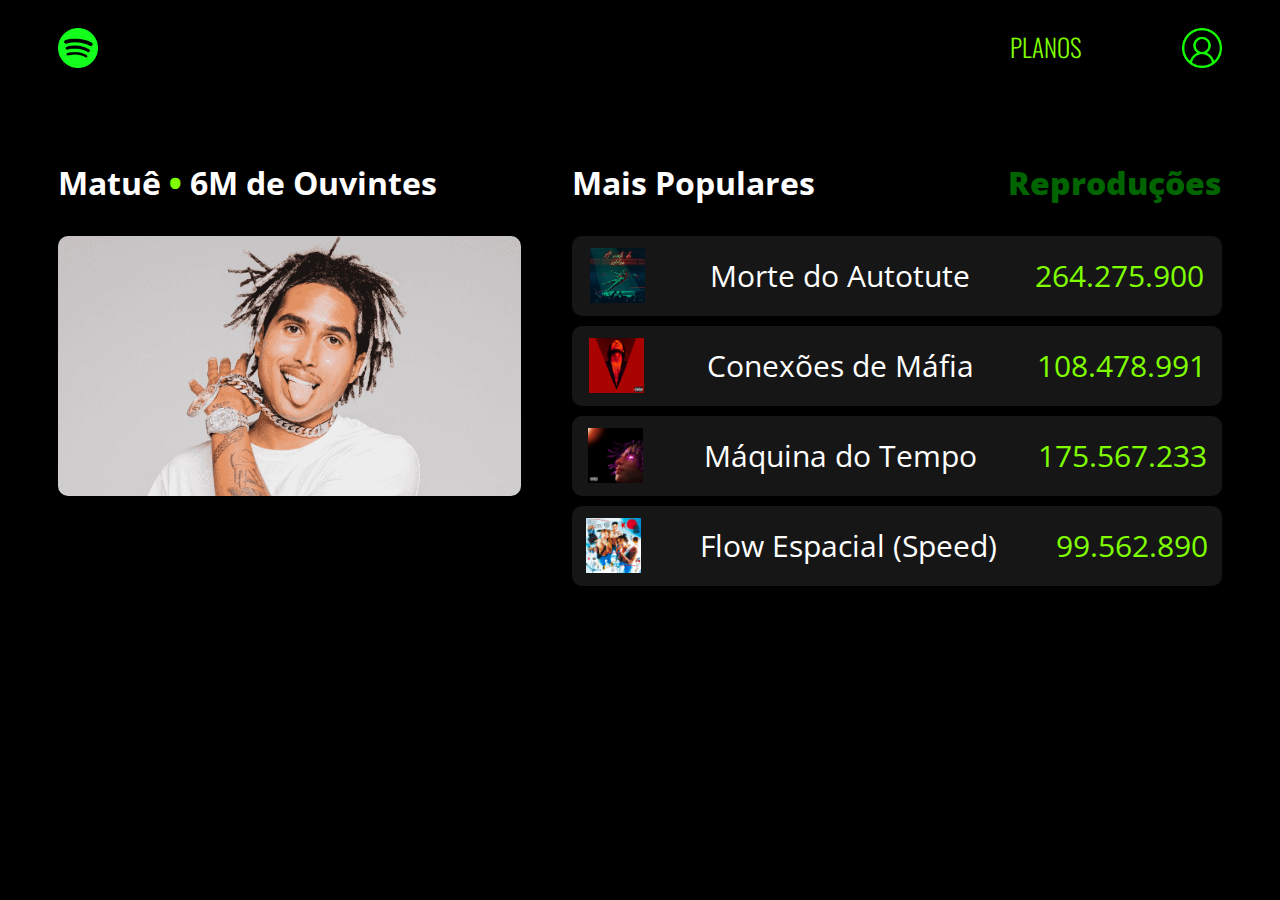
<file: index.html>
<!DOCTYPE html>
<html lang="pt-br">
<head>
    <meta charset="UTF-8">
    <meta name="viewport" content="width=device-width, initial-scale=1.0">
    <title>Spotify HOME</title>
    <link rel="stylesheet" href="./styles/style.css">
</head>
<body>
    <header class="cabecalho">
        <a href="index.html"><img class="icone__perfil" src="./img/logospotify.png" alt="LOGO SPOTIFY"></a>
        <div class="links">
            <a class="cabecalho__link" href="planos.html">PLANOS</a>
            <a class="cabecalho__link" href="perfil.html"><img class="icone__perfil" src="./img/iconeperfil (2).png" alt="PERFIL"></a>
        </div>
    </header>
    <main class="conteudo">
        <div class="info">
            <h1 class="titulo__matue">Matuê <strong class="titulo__destaque">•</strong> 6M de Ouvintes</h1>
            <img class="img" src="./img/matue.webp" alt="FOTO MATUE">
        </div>
        <div class="musicas">
            <h1 class="titulo__musicas">Mais Populares <strong class="titulo__destaque2">Reproduções</strong></h1>
            
            <a class="musicas__conteudo mortedotune"><img class="capa__musica" src="./img/mortedotune.webp" alt="morte do autotune"><strong class="nome__musica">Morte do Autotute</strong> 264.275.900</a>
            
            <a class="musicas__conteudo conexoes"><img class="capa__musica" src="./img/conexoes.webp" alt="conexoes"> <strong class="nome__musica">Conexões de Máfia</strong> 108.478.991</a>
            
            <a class="musicas__conteudo maquina"><img class="capa__musica" src="./img/maquinadotempo.webp" alt="maquina"><strong class="nome__musica">Máquina do Tempo</strong> 175.567.233</a>

            <a class="musicas__conteudo flow"><img class="capa__musica" src="./img/flowespacial.jpg_large" alt="kennyg"><strong class="nome__musica">Flow Espacial (Speed)</strong> 99.562.890</a>
        </div>

            <audio src="sounds/A Morte do AutoTune.mp3" class="musica mortedotune"></audio>
            <audio src="sounds/Conexões de Máfia.mp3 " class="musica conexoes"></audio>
            <audio src="sounds/Maquina do Tempo.mp3" class="musica maquina"></audio>
            <audio src="sounds/Flow Espacial.mp3" class="musica flow"></audio>
        
        <script src="app.js"></script>
    </main>
</body>
</html>
</file>
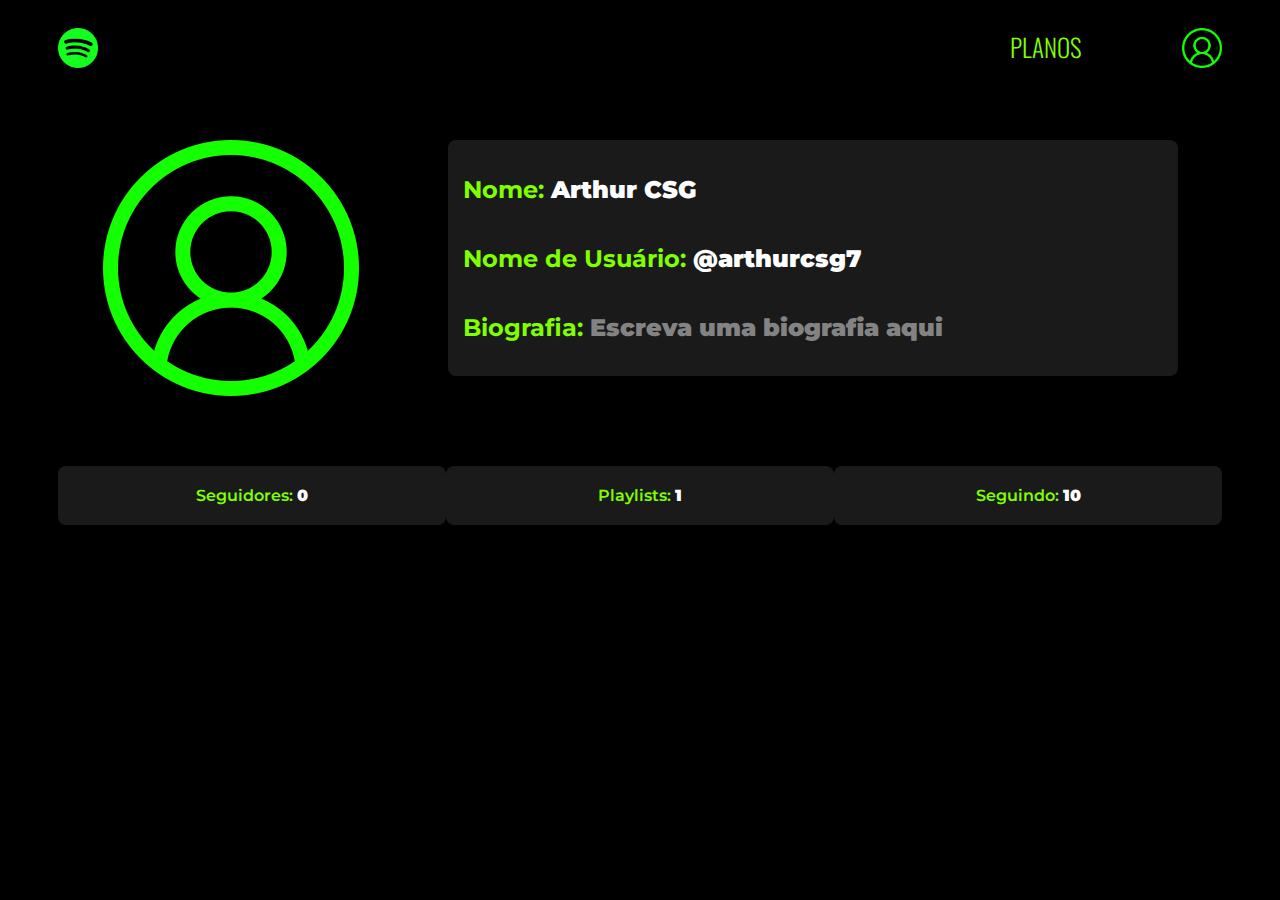
<file: perfil.html>
<!DOCTYPE html>
<html lang="pt-br">
<head>
    <meta charset="UTF-8">
    <meta name="viewport" content="width=device-width, initial-scale=1.0">
    <title>Spotify PERFIL</title>
    <link rel="stylesheet" href="./styles/style.css">
</head>
<body>
    <header class="cabecalho">
        <a href="index.html"><img class="icone__perfil" src="./img/logospotify.png" alt="LOGO SPOTIFY"></a>
        <div class="links">
            <a class="cabecalho__link" href="planos.html">PLANOS</a>
            <a class="cabecalho__link" href="perfil.html"><img class="icone__perfil" src="./img/iconeperfil (2).png" alt="PERFIL"></a>
        </div>
    </header>

    <main class="conteudo__perfil">
        <section class="conteudo__alterar">
            <img class="img__perfil" src="./img/iconeperfil (2).png" alt="FOTO ÍCONE">
            <div class="textos__perfil__">
                <h2 class="texto__perfil">Nome: <strong class="titulo__destaque6">Arthur CSG</strong></h1>
                <h2 class="texto__perfil">Nome de Usuário: <strong class="titulo__destaque6">@arthurcsg7</strong></h2>    
                <h2 class="texto__perfil">Biografia: <strong class="titulo__destaque5">Escreva uma biografia aqui</strong></h2>
            </div>
        </section>
        <div class="infos__perfil__">
            <a class="info__perfil">Seguidores: <strong class="titulo__destaque6">0</strong></a>
            <a class="info__perfil">Playlists: <strong class="titulo__destaque6">1</strong></a>
            <a class="info__perfil">Seguindo: <strong class="titulo__destaque6">10</strong></a>
        </div>
    </main>
</body>
</html>
</file>
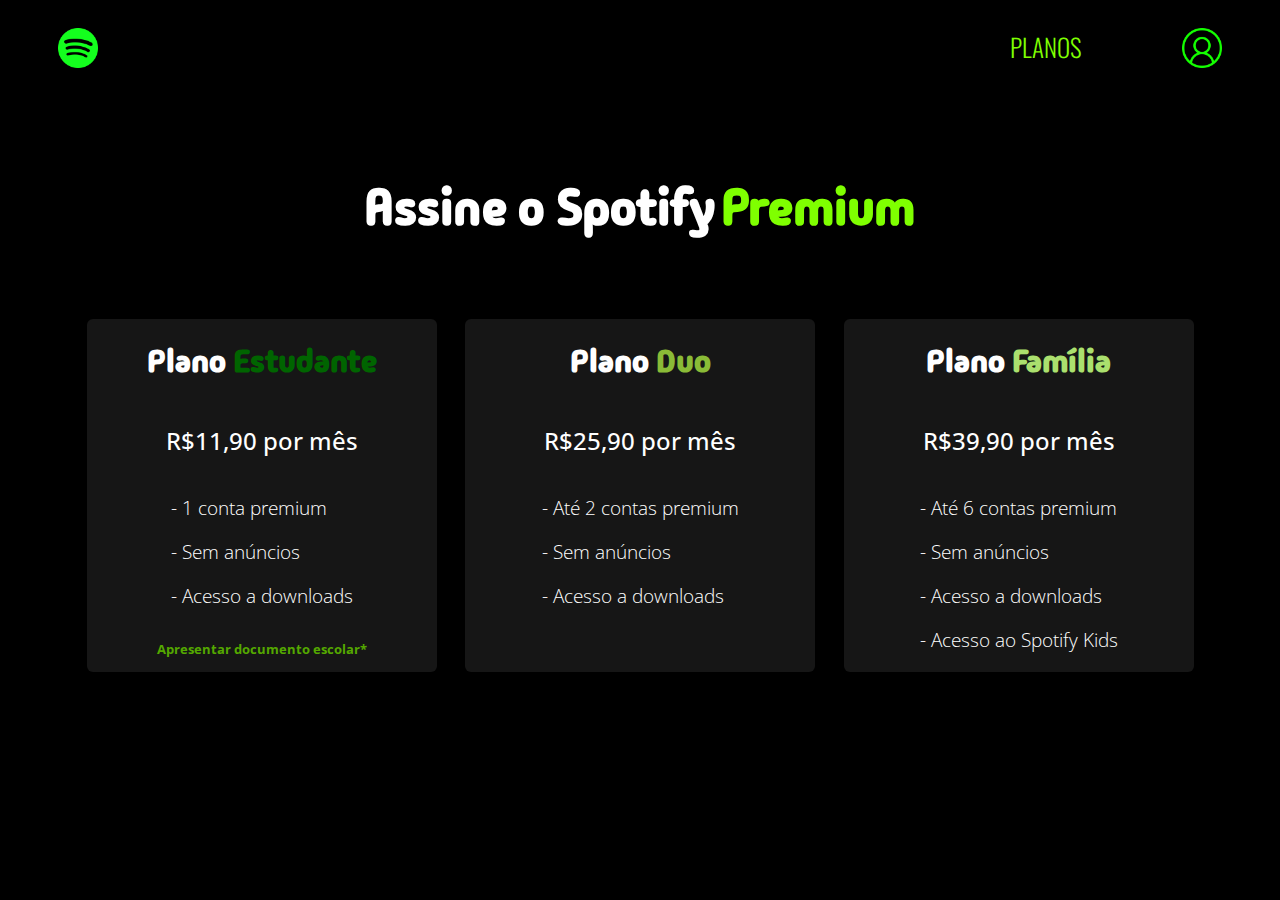
<file: planos.html>
<!DOCTYPE html>
<html lang="pt-br">
<head>
    <meta charset="UTF-8">
    <meta name="viewport" content="width=device-width, initial-scale=1.0">
    <title>Spotify PLANOS</title>
    <link rel="stylesheet" href="./styles/style.css">
</head>
<body>
    <header class="cabecalho">
        <a href="index.html"><img class="icone__perfil" src="./img/logospotify.png" alt="LOGO SPOTIFY"></a>
        <div class="links">
            <a class="cabecalho__link" href="planos.html">PLANOS</a>
            <a class="cabecalho__link" href="perfil.html"><img class="icone__perfil" src="./img/iconeperfil (2).png" alt="PERFIL"></a>
        </div>
    </header>
    <main class="conteudo__planos">
        <h1 class="titulo__planos">Assine o Spotify <strong class="titulo__destaque"> Premium</strong></h1>
        <div class="planos">
            <a class="plano">
                <h1 class="titulo__planos__preco">Plano <strong class="titulo__destaque2">Estudante</strong></h1>
                <h2 class="preco">R$11,90 por mês</h2>
                <div class="beneficios">
                    <h3 class="beneficio">- 1 conta premium</h3>
                    <h3 class="beneficio">- Sem anúncios</h3>
                    <h3 class="beneficio">- Acesso a downloads</h3>
                </div>
                <div class="avisoo">
                    <h3 class="aviso__estudante">Apresentar documento escolar*</h3>
                </div>
            </a>
            
            <a class="plano">
                <h1 class="titulo__planos__preco">Plano <strong class="titulo__destaque3">Duo</strong></h1>
                <h2 class="preco">R$25,90 por mês</h2>
                <div class="beneficios">
                    <h3 class="beneficio">- Até 2 contas premium</h3>
                    <h3 class="beneficio">- Sem anúncios</h3>
                    <h3 class="beneficio">- Acesso a downloads</h3>
                </div>
            </a>

            <a class="plano">
                <h1 class="titulo__planos__preco">Plano <strong class="titulo__destaque4">Família</strong></h1>
                <h2 class="preco">R$39,90 por mês</h2>
                <div class="beneficios">
                    <h3 class="beneficio">- Até 6 contas premium</h3>
                    <h3 class="beneficio">- Sem anúncios</h3>
                    <h3 class="beneficio">- Acesso a downloads</h3>
                    <h3 class="beneficio">- Acesso ao Spotify Kids</h3>
                </div>
            </a>
        </div>
    </main>
</body>
</html>
</file>
<file: styles/style.css>
@import url('https://fonts.googleapis.com/css2?family=Madimi+One&family=Montserrat:ital,wght@0,100..900;1,100..900&family=Open+Sans:ital,wght@0,300..800;1,300..800&family=Oswald:wght@200..700&display=swap');

body {
    background-color: #000000;
    color: white;
}

.cabecalho {
    padding: 20px 50px;
    display: flex;
    gap: 50px;
    justify-content: space-between;
    align-items: flex-start;
}

.cabecalho__link {
    font-family: "Oswald", sans-serif;
    font-weight: 300;
    text-decoration: none;
    color: chartreuse;
    font-size: 1.5625rem;
}

.cabecalho__link:hover {
    font-size: 27px;
}

.icone__perfil {
    width: 40px;
}

.icone__perfil:hover {
    width: 42px;
}

.links {
    display: flex;
    gap: 100px;
}

.conteudo {
    padding: 45px 50px;
    display: flex;
    justify-content: flex-start;
}

.titulo__matue {
    font-family: "Open Sans", sans-serif;
}

.titulo__musicas {
    display: flex;
    justify-content: space-between;
    font-family: "Open Sans", sans-serif;
}

.titulo__destaque {
    color: chartreuse;
}

.titulo__destaque2 {
    color: darkgreen;
}

.titulo__destaque3 {
    color: rgb(138, 187, 55);
}

.titulo__destaque4 {
    color: rgb(171, 224, 110);
}

.img {
    border-radius: 10px;
    width: 90%;
}

.info {
    display: flex;
    gap: 10px;
    flex-direction: column;
}

.img:hover {
    width: 92%;
    cursor: pointer;
}

.capa__musica {
    width: 55px;
}

.musicas {
    display: flex;
    flex-direction: column;
    gap: 10px;
}

.musicas__conteudo {
    display: flex;
    align-items: center;
    font-size: 30px;
    gap: 30px;
    justify-content: space-around;
    background-color: #161616;
    height: 80px;
    width: 650px;
    border-radius: 10px;
    font-family: "Open Sans", sans-serif;
    font-weight: 400;
    color: chartreuse;
}

.musicas__conteudo:hover {
    background-color: rgb(48, 48, 48);
    cursor: pointer;
}

.nome__musica {
    font-weight: 400;
    color: white;
}

.rodape {
    padding: 10px;
    display: flex;
    justify-content: center;
    font-family: "Open Sans", sans-serif;
    font-weight: 500;
    font-size: 15px;
    gap: 3px;
}

.rodape__destaque {
    color: chartreuse;
}

.titulo__planos {
    font-family: "Madimi One", sans-serif;
    display: flex;
    justify-content: center;
    gap: 5px;
    font-size: 50px;
}

.conteudo__planos {
    padding: 45px 50px;
    display: flex;
    flex-direction: column;
    gap: 45px;
}

.titulo__planos__preco {
    font-family: "Madimi One", sans-serif;
}

.preco {
    font-family: "Open Sans", sans-serif;
    font-weight: 500;
}

.beneficio {
    font-family: "Open Sans", sans-serif;
    font-weight: 200;
}

.aviso__estudante {
    font-weight: 700;
    font-family: "Open Sans", sans-serif;
    color: rgb(84, 168, 0);
    font-size: 13px;
}

.plano {
    display: flex;
    align-items: center;
    flex-direction: column;
    background-color: #161616;
    border-radius: 6px;
    width: 350px;
}

.plano:hover {
    background-color: rgb(36, 36, 36);
    width: 361px;
    cursor: pointer;
}

.planos {
    display: flex;
    justify-content: space-evenly;
}

.avisoo {
    display: flex;
    margin-bottom: 1px;
    flex-direction: column;
}

.conteudo__perfil {
    padding: 45px 50px;
    display: flex;
    flex-direction: column;
    gap: 70px;
}

.conteudo__alterar {
    display: flex;
    justify-content: space-around;
    align-items: flex-start;
}

.infos__perfil__ {
    display: flex;
    justify-content: space-around;
}

.info__perfil {
    background-color: #1a1a1a;
    width: 400px;
    text-align: center;
    padding: 20px 0;
    font-family: "Montserrat", sans-serif;
    font-weight: 600;
    border-radius: 8px;
    color: chartreuse;
}

.textos__perfil__ {
    background-color: #1a1a1a;
    width: 700px;
    border-radius: 8px;
    display: flex;
    flex-direction: column;
    padding: 15px;
}

.texto__perfil {
    font-family: "Montserrat", sans-serif;
    color: chartreuse;
    
}

.titulo__destaque5 {
    color: #838383;
}

.titulo__destaque5:hover {
    font-size: 25px;
    cursor: pointer;
}

.titulo__destaque6 {
    color: white;
}

.img__perfil:hover {
    width: 260px;
    cursor: pointer;
}
</file>
